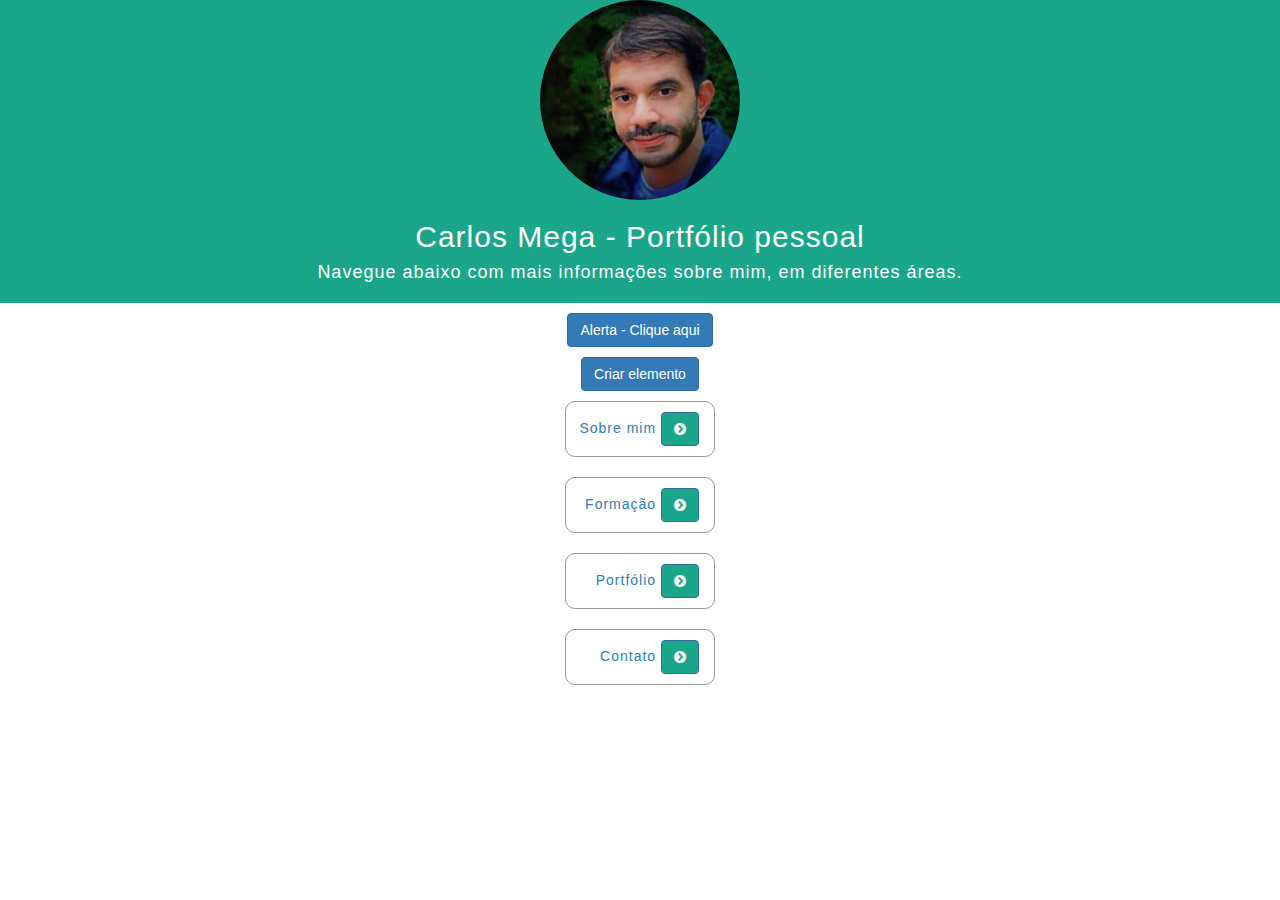
<file: index.html>
<!DOCTYPE html>
<html lang="pt-br">
<head>
    <meta charset="UTF-8">
    <meta http-equiv="X-UA-Compatible" content="IE=edge">
    <meta name="viewport" content="width=device-width, initial-scale=1.0">
    <link rel="stylesheet" href="style.css">
    <link rel="stylesheet" href="https://maxcdn.bootstrapcdn.com/bootstrap/3.3.7/css/bootstrap.min.css"
        integrity="sha384-BVYiiSIFeK1dGmJRAkycuHAHRg32OmUcww7on3RYdg4Va+PmSTsz/K68vbdEjh4u" crossorigin="anonymous">
    <link rel="stylesheet" href="https://cdnjs.cloudflare.com/ajax/libs/font-awesome/4.7.0/css/font-awesome.min.css">

    <title>Carlos Mega - Portfólio pessoal</title>
</head>

<!-- Realizado uma listagem para linkar com as outras páginas solicitadas, utilização de padrão do bootstrap e algumas pequenas alterações de acertos no CSS, alguns inline e outros em arquivo separado.
-->

<body>
    <section id="section1">
        <div id="circleimg">
            <img class="imgcircle" id="imgcircle" src="/images/output-onlinejpgtools.jpg" alt="Who am I">

        </div>
        <h2 class="text-center"> Carlos Mega - Portfólio pessoal</h2>
        <h4 class="mb-0 text-center" style="padding-bottom: 20px;">Navegue abaixo com mais informações sobre mim, em
            diferentes áreas.</h4>
    </section>

    <section id="section2">

        <ul class="list text-center" id='list_options'>
            <button class="btn btn-primary" id="cliqueaqui" style="margin-bottom: 10px;">Alerta - Clique aqui</button>

            <button class="btn btn-primary" id="cliqueaqui" style="margin-bottom: 10px;" onclick="create()">Criar
                elemento</button>

            <li class="list-group" style="left: 250%;"><a href="sobremim.html" class="link2">Sobre mim <button
                        type="button" class="btn btn-primary" id="page1"><i
                            class="fa fa-chevron-circle-right"></i></button></a></li>

            <li class="list-group" style="left: 250%;"><a href="formacao.html" class="link2">Formação <button
                        type="button" class="btn btn-primary" id="page2"><i
                            class="fa fa-chevron-circle-right"></i></button></a></li>

            <li class="list-group" style="left: 250%;"><a href="portfolio.html" class="link2">Portfólio <button
                        type="button" class="btn btn-primary" id="page3"><i
                            class="fa fa-chevron-circle-right"></i></button></a></li>

            <li class="list-group" style="left: 250%;"><a href="contato.html" class="link2">Contato <button
                        type="button" class="btn btn-primary" id="page4"><i
                            class="fa fa-chevron-circle-right"></i></button></a></li>
        </ul>
    </section>

    <script src="script.js"></script>
</body>

</html>
</file>
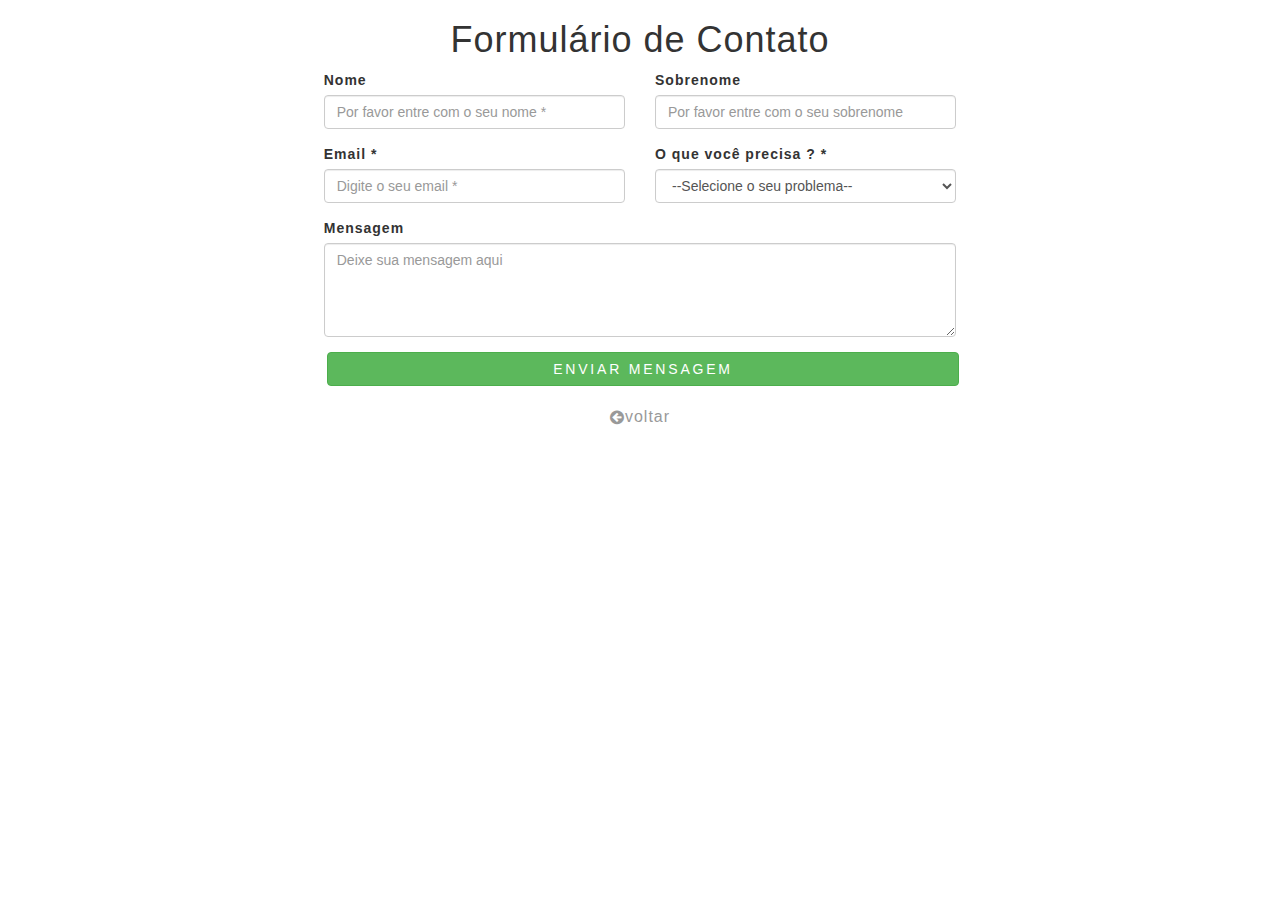
<file: contato.html>
<!DOCTYPE html>
<html lang="pt-br">

<head>
    <meta charset="UTF-8">
    <meta http-equiv="X-UA-Compatible" content="IE=edge">
    <meta name="viewport" content="width=device-width, initial-scale=1.0">
    <link rel="stylesheet" href="style.css">
    <title>Base de Conhecimento - Versão 2</title>
    <!-- bootstrap -->
    <link rel="stylesheet" href="https://maxcdn.bootstrapcdn.com/bootstrap/3.3.7/css/bootstrap.min.css"
        integrity="sha384-BVYiiSIFeK1dGmJRAkycuHAHRg32OmUcww7on3RYdg4Va+PmSTsz/K68vbdEjh4u" crossorigin="anonymous">
    <link rel="stylesheet" href="https://cdnjs.cloudflare.com/ajax/libs/font-awesome/4.7.0/css/font-awesome.min.css">

</head>

<div class="container">
    <div class=" text-center mt-5 ">
        <h1>Formulário de Contato</h1>
    </div>

    <div class="row text-" id="dados_contato">
        <div class="col-lg-7 mx-auto">
            <div class="card mt-2 mx-auto p-4 bg-light">
                <div class="card-body bg-light">

                    <div class="row">
                        <div class="col-md-6">
                            <div class="form-group">
                                <label for="form_name">Nome</label>
                                <input id="form_name" type="text" name="name" class="form-control"
                                    placeholder="Por favor entre com o seu nome *" required="required"
                                    data-error="Nome é obrigatório">

                            </div>
                        </div>
                        <div class="col-md-6">
                            <div class="form-group">
                                <label for="form_lastname">Sobrenome</label>
                                <input id="form_lastname" type="text" name="sobrenome" class="form-control"
                                    placeholder="Por favor entre com o seu sobrenome" required="required"
                                    data-error="Sobrenome é obrigatório.">
                            </div>
                        </div>
                    </div>
                    <div class="row">
                        <div class="col-md-6">
                            <div class="form-group">
                                <label for="form_email">Email *</label>
                                <input id="form_email" type="email" name="email" class="form-control"
                                    placeholder="Digite o seu email *" required="required"
                                    data-error="E-mail válido é necessário.">

                            </div>
                        </div>
                        <div class="col-md-6">
                            <div class="form-group">
                                <label for="form_need">O que você precisa ? *</label>
                                <select id="form_need" name="need" class="form-control" required="required"
                                    data-error="Please specify your need.">
                                    <option value="" selected disabled>--Selecione o seu problema--</option>
                                    <option>Criação de site</option>
                                    <option>Automatizações de testes para web</option>
                                    <option>Desenvolvimento Front-end</option>
                                    <option>Outros</option>
                                </select>

                            </div>
                        </div>
                    </div>
                    <div class="row">
                        <div class="col-md-12">
                            <div class="form-group">
                                <label for="form_message">Mensagem</label>
                                <textarea id="form_message" name="message" class="form-control"
                                    placeholder="Deixe sua mensagem aqui" rows="4" required="required"
                                    data-error="Por favor, deixe a sua mensage."></textarea>
                            </div>

                        </div>


                        <div class="col-md-12">

                            <input type="submit" class="btn btn-success btn-send  pt-2 btn-block
                        " value="Enviar Mensagem">
                        </div>

                       
                
                    </div>
                    <a id='btn_voltarC' name='btn_voltarC' href="index.html"><i
                        class="fa fa-arrow-circle-left" id="icovoltar"></i> voltar</a>

                </div>
                </form>
            </div>
        </div>

    </div>

</div>

</div>
</div>
</file>
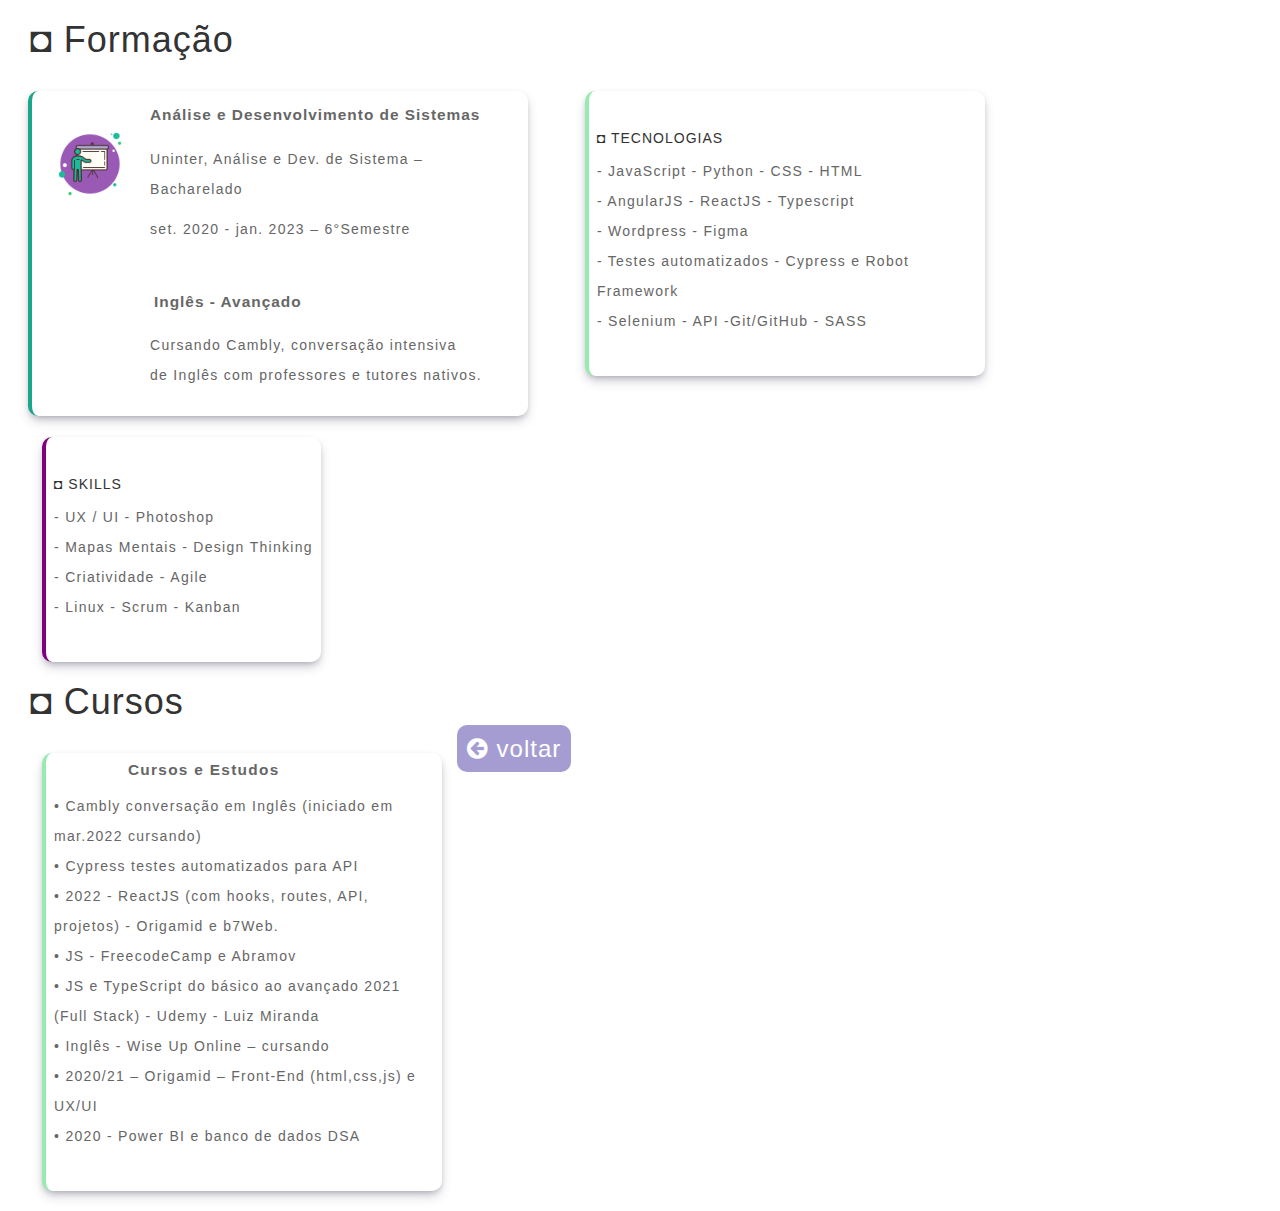
<file: formacao.html>
<!DOCTYPE html>
<html lang="pt-br">
<head>
    <meta charset="UTF-8">
    <meta http-equiv="X-UA-Compatible" content="IE=edge">
    <meta name="viewport" content="width=device-width, initial-scale=1.0">
    <link rel="stylesheet" href="style.css">
    <title>Formação</title>
    <!-- bootstrap -->
    <link rel="stylesheet" href="https://maxcdn.bootstrapcdn.com/bootstrap/3.3.7/css/bootstrap.min.css" integrity="sha384-BVYiiSIFeK1dGmJRAkycuHAHRg32OmUcww7on3RYdg4Va+PmSTsz/K68vbdEjh4u" crossorigin="anonymous">
    <link rel="stylesheet" href="https://cdnjs.cloudflare.com/ajax/libs/font-awesome/4.7.0/css/font-awesome.min.css">

</head>
<body>
    <section>
            <section>
                <h1 style="margin-left: 30px;">◘ Formação</h1>
                <div class="card" id="nfintro2">
                    <img class="card-img-top"  id="nfimgcard" src="/images/treinamento4.png" alt="Card image cap">
                    <div class="card-body" style="margin-top: -1em;">
                    <h5 class="card-titleintro" style="display: table-cell;">Análise e Desenvolvimento de Sistemas</h5>
                    <br/>
                        <p class="card-text2">Uninter, Análise e Dev. de Sistema – Bacharelado </p>

                        <p class="card-text2">set. 2020 - jan. 2023 – 6°Semestre</p>

                        <br/>
                        <br/>
                        <h5 class="card-titleintro" style="display: table-cell;    padding-left: 114px;">Inglês - Avançado</h5>
                        <br/>
                        <p class="card-text2" style="margin-left: 110px;">Cursando Cambly, conversação intensiva<br/> de Inglês com professores e tutores nativos.</p>
                    </div>
                    
                </div>  
                <div class="card" style="border-left: 4px solid #97EBAF" id="nf2">
                    <h5>◘ TECNOLOGIAS</h5>
                      <p class="card-text2">- JavaScript - Python  - CSS - HTML <br/>
                        - AngularJS - ReactJS - Typescript <br/>- Wordpress - Figma <br/>- Testes automatizados - Cypress e Robot Framework <br/> - Selenium - API -Git/GitHub - SASS</p>
                    </div>
                </div>

                <div class="card" style="border-left: 4px solid purple;" id="nf2">
                    <h5>◘ SKILLS</h5>
                    <p class="card-text2">- UX / UI - Photoshop <br/>
                        - Mapas Mentais - Design Thinking <br/>  
                        - Criatividade - Agile<br/>
                        - Linux - Scrum - Kanban</p>
                  </div>
              </div>
            </section>

            <h1 style="margin-left: 30px;">◘ Cursos</h1>
            <div class="card" style="border-left: 4px solid #97EBAF" id="nf4">
                <div class="card-body" style="margin-top: -1em;">
                  <p class="card-titleintro">Cursos e Estudos</p>
                  <p class="card-text2">• Cambly conversação em Inglês (iniciado em mar.2022 cursando)
                   <br/> • Cypress testes automatizados para API
                   <br/>  • 2022 - ReactJS (com hooks, routes, API, projetos) - Origamid e b7Web.
                   <br/>  • JS - FreecodeCamp e Abramov
                   <br/>  • JS e TypeScript do básico ao avançado 2021 (Full Stack)  - Udemy - Luiz Miranda
                   <br/>  • Inglês - Wise Up Online – cursando
                   <br/>  • 2020/21 – Origamid – Front-End (html,css,js) e UX/UI
                   <br/>  • 2020 - Power BI e banco de dados DSA
                    </p>
                </div>

                
            </div>

            <a id='btn_voltar0' name='btn_voltar0' href="index.html"><i
                class="fa fa-arrow-circle-left"></i> voltar</a>
            <br/>
            <br/>
    </section>
</body>
</file>
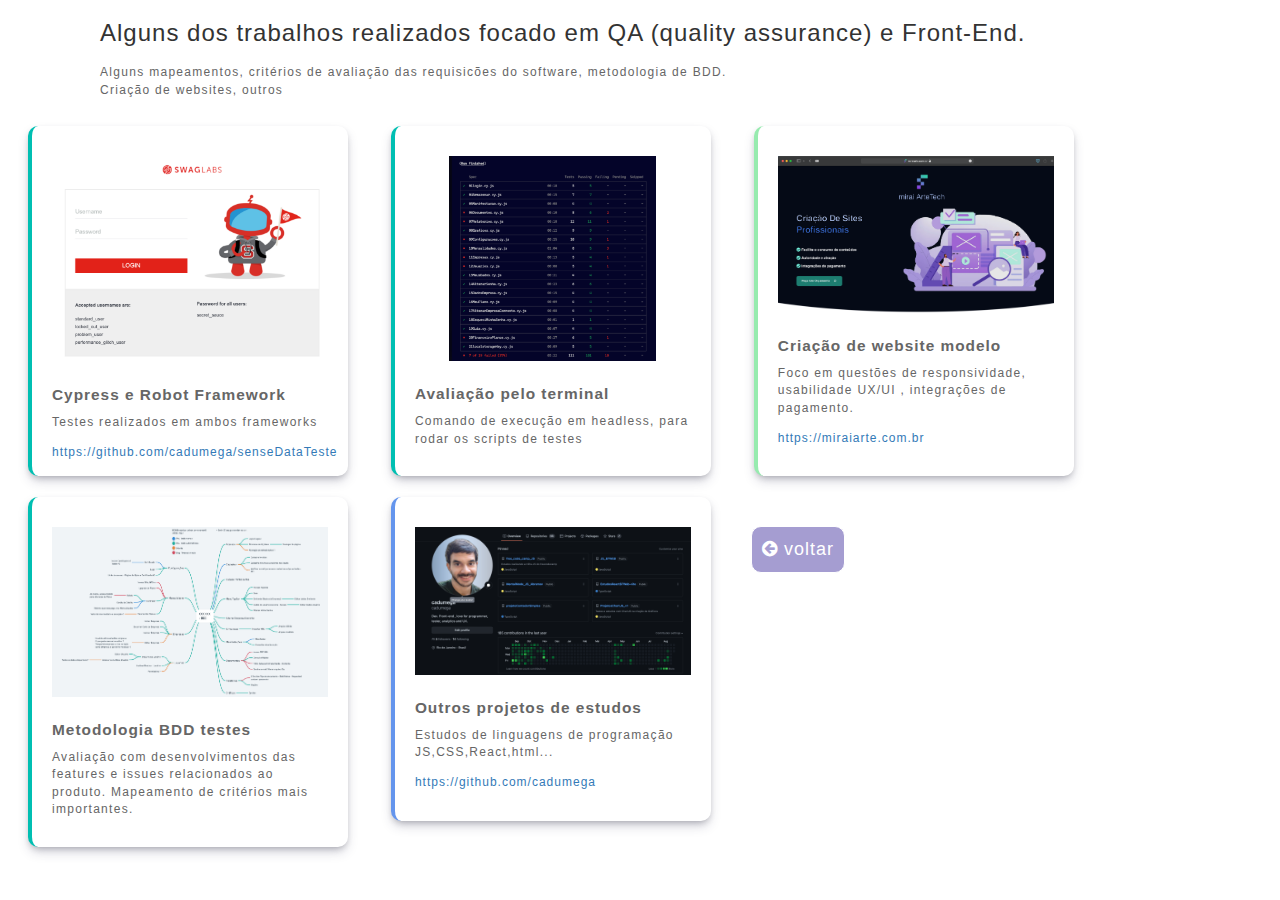
<file: portfolio.html>
<!DOCTYPE html>
<html lang="pt-br">
<head>
    <meta charset="UTF-8">
    <meta http-equiv="X-UA-Compatible" content="IE=edge">
    <meta name="viewport" content="width=device-width, initial-scale=1.0">
    <link rel="stylesheet" href="style.css">
    <title>Base de Conhecimento - Versão 2</title>
    <!-- bootstrap -->
    <link rel="stylesheet" href="https://maxcdn.bootstrapcdn.com/bootstrap/3.3.7/css/bootstrap.min.css" integrity="sha384-BVYiiSIFeK1dGmJRAkycuHAHRg32OmUcww7on3RYdg4Va+PmSTsz/K68vbdEjh4u" crossorigin="anonymous">
    <link rel="stylesheet" href="https://cdnjs.cloudflare.com/ajax/libs/font-awesome/4.7.0/css/font-awesome.min.css">

</head>
<body>
    <!-- Responsividade nos cards ; uso de bootstrap e CSS; alguams tags específicas de HTML - -->
<section>
    <h3 style="margin-left: 100px;">Alguns dos trabalhos realizados focado em QA (quality assurance) e Front-End. </h3>
    <header>
        <p class="text1" style="margin-top: -1em; margin-bottom: -2em;">Alguns mapeamentos, critérios de avaliação das requisicões do software, metodologia de BDD.<br> Criação de websites, outros</p> 
    </header>
    <section>
        <div class="card" style="border-left: 4px solid #00BFB2;vertical-align:top;" id="nf">
            <img class="card-img-top"  id="nfimg" src="/images/tests.png" alt="Card image cap">
            <div class="card-body" >
              <h5 class="card-title">Cypress e Robot Framework </h5>
              <p class="card-text">Testes realizados em ambos frameworks</p>
                <a href="https://github.com/cadumega/senseDataTeste" style="font-size: 12px;" target="_blank">https://github.com/cadumega/senseDataTeste</a>

            </div>
            <div>              
            </div>
          </div>

          <div class="card"  style="border-left: 4px solid #00BFB2;vertical-align:top;" id="nf">
            <img class="card-img-top"  id="nfimgx" src="/images/tests2.png" alt="Card image cap">
            <div class="card-body">
              <h5 class="card-title">Avaliação pelo terminal</h5>
              <p class="card-text">Comando de execução em headless, para rodar os scripts de testes</p>
            </div>
          </div>

          <div class="card"  style="border-left: 4px solid #97EBAF;vertical-align:top;" id="nf">
            <img class="card-img-top"  id="nfimg" src="/images/miraiproject.png" alt="Card image cap">
            <div class="card-body">
              <h5 class="card-title">Criação de website modelo</h5>
              <p class="card-text">Foco em questões de responsividade, usabilidade UX/UI , integrações de pagamento.</p>
              <a href="https://miraiarte.com.br" target="_blank" style="font-size: 12px;">https://miraiarte.com.br</a>
            </div>
          </div>
          <div class="card" style="border-left: 4px solid #00BFB2;vertical-align:top;" id="nf">
            <img class="card-img-top"  id="nfimg" src="/images/map1.png" alt="Card image cap">
            <div class="card-body">
              <h5 class="card-title">Metodologia BDD testes</h5>
              <p class="card-text">Avaliação com desenvolvimentos das features e issues relacionados ao produto.
                Mapeamento de critérios mais importantes.</p>
            </div>
          </div>
          <div class="card" style="border-left: 4px solid #6495ED;vertical-align:top;" id="nf">
            <img class="card-img-top"  id="nfimg" src="/images/git.png" alt="Card image cap">
            <div class="card-body">
              <h5 class="card-title">Outros projetos de estudos</h5>
              <p class="card-text">Estudos de linguagens de programação JS,CSS,React,html...</p>
              <a href="https://github.com/cadumega" target="_blank" style="font-size: 12px;">https://github.com/cadumega</a>
            </div>
          </div>

          <a id='btn_voltar0' name='btn_voltar0' href="index.html"style="    position: fixed;
          margin-left: 30px;
          font-size: 18px;
          border: 1px solid;
          padding: 10px;
          margin-top: 50px;
          border-radius: 10px;"><i
            class="fa fa-arrow-circle-left" id="icovoltar" ></i> voltar</a>


          </div>
    </section>
    
</body>
</html>
</file>
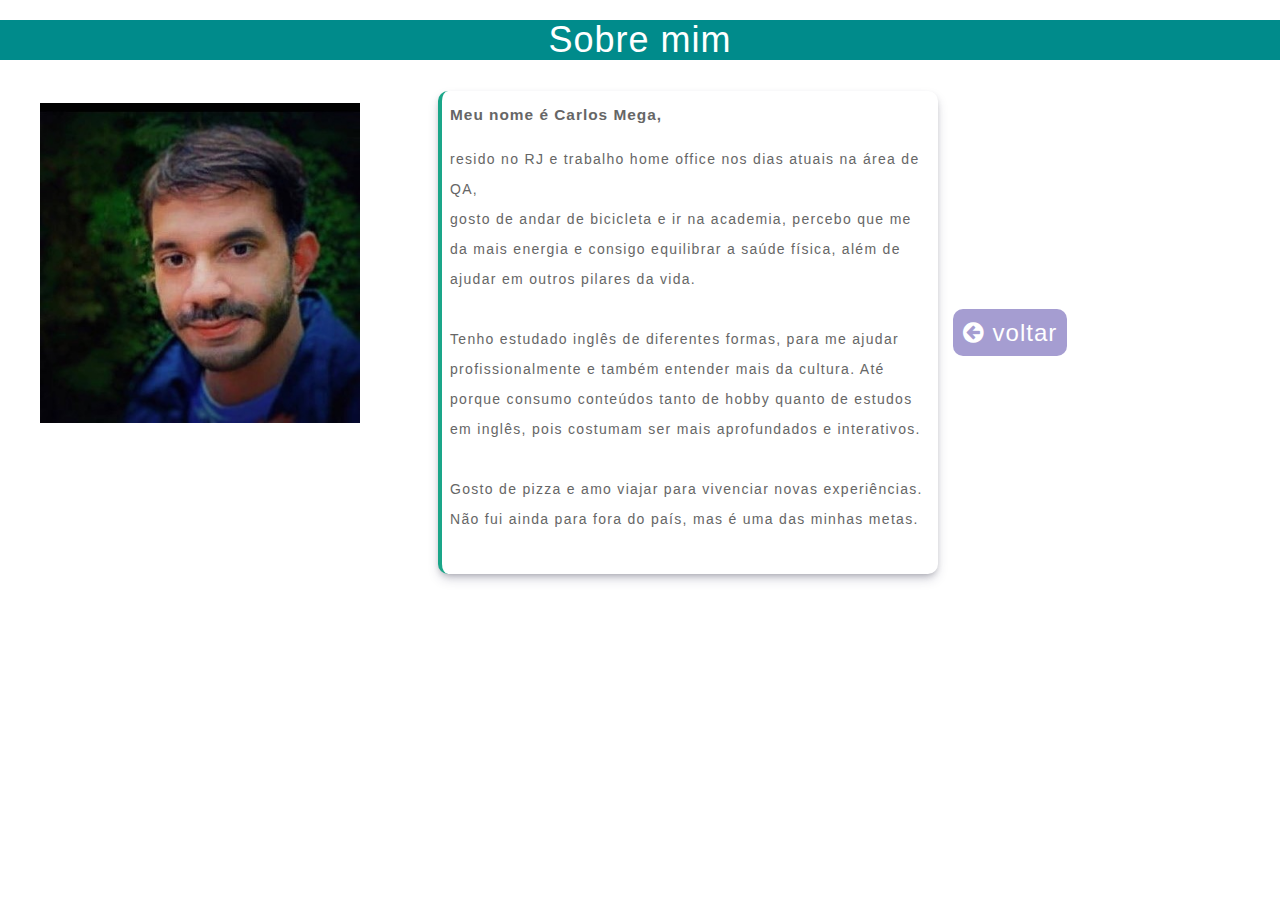
<file: sobremim.html>
<!DOCTYPE html>
<html lang="pt-br">
<head>
    <meta charset="UTF-8">
    <meta http-equiv="X-UA-Compatible" content="IE=edge">
    <meta name="viewport" content="width=device-width, initial-scale=1.0">
    <link rel="stylesheet" href="style.css">
    <title>Base de Conhecimento - Versão 2</title>
    <!-- bootstrap -->
    <link rel="stylesheet" href="https://maxcdn.bootstrapcdn.com/bootstrap/3.3.7/css/bootstrap.min.css" integrity="sha384-BVYiiSIFeK1dGmJRAkycuHAHRg32OmUcww7on3RYdg4Va+PmSTsz/K68vbdEjh4u" crossorigin="anonymous">
    <link rel="stylesheet" href="https://cdnjs.cloudflare.com/ajax/libs/font-awesome/4.7.0/css/font-awesome.min.css">

</head>
<body>
    <!-- Card de explicação, uso de bootstrap e CSS -->
    <section>
 

    <h1 class="text-center" style="background-color:darkcyan; color: white;">Sobre mim</h1>

            <section>
                <div class="card" id="nfsobremim">
                    <div class="card-body" style="margin-top: -1em;">
                    <h5 class="card-titleintro" style="display: table-cell;">Meu nome é Carlos Mega,</h5>
                    <br/>
                        <p class="card-text2">resido no RJ e trabalho home office nos dias atuais na área de QA, <br/> gosto de andar de bicicleta e ir na academia, percebo que me da mais energia e consigo equilibrar a saúde física, além de ajudar em outros pilares da vida.
                            
                        <br><br>Tenho estudado inglês de diferentes formas, para me ajudar profissionalmente e também entender mais da cultura. Até porque consumo conteúdos tanto de hobby quanto de estudos em inglês, pois costumam ser mais aprofundados e interativos.
                        <br><br>
                    Gosto de pizza e amo viajar para vivenciar novas experiências. Não fui ainda para fora do país, mas é uma das minhas metas.
                </p>

                    </div>
                    </div>
                    <a id='btn_voltar0' name='btn_voltar0' href="index.html"><i
                        class="fa fa-arrow-circle-left" style="margin-top: 250px;"></i> voltar</a>

                    <img class="card-img-top"  id="nfimgcard" src="/images/output-onlinejpgtools.jpg" alt="Card image cap">
                </div>    
            </section>
    </section>
</body>
</file>
<file: style.css>
* {
    text-decoration-line: none;
    text-decoration: none;
}

body {
    font-family: sans-serif, Arial, Helvetica;
    letter-spacing: 1px;
}

main {
    text-align: left;
    font-size: 24px;
    margin-left: 100px;
    margin-top: 100px;
    display: inline-block;
    padding-left: 10px;
}

header {
    text-align: left;
    font-size: 24px;
    margin-left: 100px;
    margin-top: 30px;
    margin-bottom: 30px;
}

p {
    font-size: 12px;
    text-align: left;
    letter-spacing: 1.3px;
    color: #666;
}

section {
    margin: auto;
}

.text1 {
    font-size: 12px;
}

.text2 {
    font-size: 14px;
    margin-top: 0.5em;
    padding-top: 10px;
    text-align-last: center;
    color: #666;
}

.picture {
    display: block;
    margin-left: auto;
    margin-right: auto;
    width: 70%;
}

form {
    display: flex;
    -webkit-box-align: center;
    align-items: center;
    -webkit-box-pack: center;
    justify-content: center;
    flex-direction: column;
    text-align: -webkit-center;
    margin: 0px;
    width: 70%;
    height: 152px;
    border: 0.5px dashed rgb(193, 199, 220);
    box-shadow: rgb(0 0 0 / 12%) 0px 48px 48px;
    border-radius: 1rem;
    cursor: pointer;
    background: rgb(255, 255, 255);
}

#container {
    margin-left: 3em;
    margin-top: 0.2em;
}

#container>div {
    width: 10em;
    height: 10em;
    padding: 10px;
    display: inline-block;
    vertical-align: top;
    border: 1px solid #ccc;
    border-radius: 6px;
    margin-right: 0.5em;

    /* IE fix. */
    *display: inline;
    zoom: 1;
}

#container:after {
    content: "";
    width: 100%;
    display: inline-block;
}

/* CSS projetoCards */

#nf {
    margin-left: 2em;
    margin-top: 1.5em;
    display: inline-block;
    padding: 30px 20px;
    max-width: 320px;
    max-height: 350px;
    border-radius: 10px;
    background-color: white;
    box-shadow: rgba(50, 50, 93, 0.25) 0px 6px 12px -2px, rgba(0, 0, 0, 0.3) 0px 3px 7px -3px;
}

#nf2 {
    margin-left: 3em;
    vertical-align: top;
    margin-top: 1.5em;
    padding-bottom: 2.5em;
    display: inline-block;
    padding: 30px 8px;
    max-width: 400px;
    max-height: 285px;
    border-radius: 10px;
    background-color: white;
    box-shadow: rgba(50, 50, 93, 0.25) 0px 6px 12px -2px, rgba(0, 0, 0, 0.3) 0px 3px 7px -3px;
}

#nf3 {
    margin-left: 3em;
    margin-top: 1.5em;
    display: inline-block;
    padding: 30px 8px;
    max-width: 400px;
    max-height: 140px;
    border-radius: 10px;
    background-color: white;
    box-shadow: rgba(50, 50, 93, 0.25) 0px 6px 12px -2px, rgba(0, 0, 0, 0.3) 0px 3px 7px -3px;
}

#nf4 {
    margin-left: 3em;
    vertical-align: top;
    margin-top: 1.5em;
    padding-bottom: 2.5em;
    display: inline-block;
    padding: 30px 8px;
    max-width: 400px;
    max-height: 585px;
    border-radius: 10px;
    background-color: white;
    box-shadow: rgba(50, 50, 93, 0.25) 0px 6px 12px -2px, rgba(0, 0, 0, 0.3) 0px 3px 7px -3px;
}

#nfintro1 {
    margin-left: 3em;
    margin-top: 1.5em;
    display: inline-block;
    padding: 30px 8px;
    max-width: 400px;
    max-height: 125px;
    border-radius: 10px;
    background-color: white;
    box-shadow: rgba(50, 50, 93, 0.25) 0px 6px 12px -2px, rgba(0, 0, 0, 0.3) 0px 3px 7px -3px;
    border-left: 4px solid #1AA689
}

#nfintro2 {
    margin-left: 2em;
    margin-top: 1.5em;
    display: inline-block;
    padding: 30px 8px;
    max-width: 800px;
    width: 500px;
    max-height: 325px;
    border-radius: 10px;
    background-color: white;
    box-shadow: rgba(50, 50, 93, 0.25) 0px 6px 12px -2px, rgba(0, 0, 0, 0.3) 0px 3px 7px -3px;
    border-left: 4px solid #1AA689
}


#nfsobremim {
    margin-left: 2em;
    margin-top: 1.5em;
    display: inline-block;
    padding: 30px 8px;
    max-width: 800px;
    width: 500px;
    max-height: 525px;
    border-radius: 10px;
    background-color: white;
    box-shadow: rgba(50, 50, 93, 0.25) 0px 6px 12px -2px, rgba(0, 0, 0, 0.3) 0px 3px 7px -3px;
    border-left: 4px solid #1AA689
}

#nfintro3 {
    margin-left: 7em;
    margin-top: 1.5em;
    display: inline-block;
    padding: 30px 8px;
    max-width: 420px;
    max-height: 140px;
    border-radius: 10px;
    background-color: white;
    box-shadow: rgba(50, 50, 93, 0.25) 0px 6px 12px -2px, rgba(0, 0, 0, 0.3) 0px 3px 7px -3px;
    border-left: 4px solid #1AA689
}

#nfimg5 {
    transform: scale(0.6);
    float: left;
    margin-top: -1em;
    margin-left: 1em;
}


#nfimg {
    padding-bottom: 10px;
    margin: auto;
    display: block;
    width: 100%;
    height: 100%;
}

#nfimgx {
    padding-bottom: 10px;
    margin: auto;
    display: block;
    width: 75%;
    height: 50%;
}

.card-text2 {
    font-size: 14px;
    line-height: 30px;
}
#nfimgphoto {
    transform: scale(0.2);
}

#nfimgcard {
    transform: scale(0.8);
    float: left;
    margin-top: -0.5em;
    margin-right: 10px;
}

#nfimgnotas {
    transform: scale(0.8);
    float: left;
    margin-top: -0.5em;
    margin-right: 10px;
}

#nfimgmanifesta {
    transform: scale(0.6);
    float: left;
    margin-top: -0.8em;
    margin-left: -15px;
    margin-right: -5px;
}

#nfimgtreina {
    transform: scale(0.7);
    float: left;
    margin-top: -0.8em;
    margin-left: -15px;
    margin-right: -10px;
}


#btn_bcplay {
    background-color: #A59DD1;
    border: 1px solid #A59DD1;
    float: right;
    border-radius: 50%;
    width: 35px;
    height: 35px;
    margin-right: 10px;
}

#btn_bcread {
    background-color: #A59DD1;
    border: 1px solid #A59DD1;
    float: right;
    border-radius: 50%;
    width: 35px;
    height: 35px;
}

#nfimgplay,
#nfimgtext {
    transform: scale(0.4);
    float: left;
    margin-top: -1em;
    margin-left: -1.6em;
    padding-left: 4px;
}

#btn_closeguia {
    background-color: #A59DD1;
    border: 1px solid #A59DD1;
    letter-spacing: 1px;
    border-radius: 8px;
    margin-top: 1.5em;
    margin-bottom: -3em;
    width: 150px;
    height: 30px;
    margin-left: 17em;
    padding-bottom: 22px;
}

#nfpurple {
    border-left: 4px solid #A59DD1;
    margin-left: 7em;
    margin-top: 1.5em;
    display: inline-block;
    padding: 30px 8px;
    max-width: 400px;
    max-height: 125px;
    border-radius: 10px;
    background-color: white;
    box-shadow: rgba(50, 50, 93, 0.25) 0px 6px 12px -2px, rgba(0, 0, 0, 0.3) 0px 3px 7px -3px;
}

#nfgreen1,#nfgreen2,#nfgreen3 {
    border-left: 4px solid #1AA689
}

#btn_nextcertificado,#btn_verificarnotas,#btn_nextmanifestacao {
    background-color: #1AA689; 
    border: 1px solid #1AA689; 
    float: right;
}

#icon_rocket {
    background-color: #1AA689; 
    color: white; 
    border: 1px solid #1AA689; 
    border-radius: 50%;
    transform: scale(1.5);
    width: 35px;
    height: 35px;
    padding-left: 4px;
    padding-top: 4px;
    margin-right: 10px;
    margin-left: -65px;
}

#rocketgray {
    color: #666;
    transform: scale(1.2);
}



#nfimg2 {
    transform: scale(0.6);
    float: left;
    margin-top: -1em;
    margin-left: -1.6em;
}


.card-title {
    font-size: 1.1em;
    font-weight: 600;
    color: #666;
    margin-top: 1em;
}

.card-title2 {
    font-size: 0.9em;
    font-weight: 600;
    color: #666;
    margin-top: -1.5em;
    margin-left: 5.8em;
}

.card-titleintro {
    font-size: 1.1em;
    font-weight: 600;
    color: #666;
    margin-top: -1.5em;
    margin-left: 4.8em;
}

.btn btn-primary {
    background-color: #0069D9;
}



/* #845396 #6D3382 #76C2A7 #4D8673    /   #01609f */

/* Reset padrão */
* {
    margin:  0;
    padding: 0;
    box-sizing: border-box;
  }

.alertMsg,.msgLink,.textAc,h1,h2,.titleFAQ,.subTitleFAQ,.faqDuvida,.textResposta { 
    font-family: "open sans", "Helvetica Neue", Helvetica, Arial, sans-serif;
    color: #676a6c;
    letter-spacing: 1px;
  }

 .titleIndicacao {
    color: #845396
 } 

.sec1 {
    text-align: center;
    width: auto;
    padding-top: 30px;
    padding-bottom: 10px;
}

#textAr{
    font-size: max(40px,2vw);       /*  max pega o maior valor entre os dois */
    /* font-size: 3vw;         viewport unit vw (width) 5%  */
    text-align: center;
    margin-top: 100px;
    margin-bottom: 20px;
}

.msgLink{
    text-align: center;
}

.alertMsg {
    text-align: center;
}


.urlLink {
    width: min(60%,60vw);  /* Acertar largura do input em tela */
    margin: 20px;
    border: 1px solid #999;
    border-radius: 5px;
    font-size: 20px;
    padding: 18px 15px 18px 25px;
    border-radius: 10px;
    border-color: #76C2A7;
    border-width: 3px;
  }
  
.urlLink {
    outline:none;
   }

.btnCopy {
    position: absolute;
    margin:  -100px;
    margin-top: 45px;
    border: none;
    color: #4D8673;
    font-size: 14px;
    background-color: white;
    font-size: 16px;
    font-weight: bold;
    letter-spacing: 1px;
}

/* SECTION 2 ! */
.container2 {
    text-align: left;
}

.sec2 {
    width: 500px;
    box-shadow: 0px 6px 16px rgb(0 0 0 / 12%);
    border-radius: 12px;
    padding: 24px;
    margin-left: 25vw;
    margin: 0 auto;
}


.btnInf {
    margin: 20px 20px 10px 40px;
    padding: 15px;
    font-size: 18px;
    width: 80%;
    background-color: white;
    border-radius: 10px;
    font-weight: lighter;
    text-align: center;
    letter-spacing: 1px;
}

.alertMsg {
    font-size: 16px;
}

.textAr2 {
    font-size: 24px ;
    line-height: 22px;
    font-weight: 800;
    margin-bottom: 20px;
    width: auto;
}

.textAc {
    
    font-size: 20px;
    width: min(70%,70vw);
    width: auto;
    margin-top: 10px;
    padding-top: 10px;
}

.nuberFin {
    float: right;
    width: auto;
    font-size: 18px;
    line-height: 24px;
    font-weight: 800;
    color: rgb(34, 34, 34);
    float: right;
}

.waveTop {
    display: inline-block;
    position: absolute;
    top: 0;
    left: 0;
  }


.containerWave {
    display: inline-block;
    position: relative;
    width: 100%;
    padding-bottom: 100%;
    vertical-align: middle;
    overflow: hidden;
  }

details > summary {
    list-style: none;
  }
details > summary::-webkit-details-marker {
    display: none;
  }

.line {
    border-bottom-width: var(--border-rule-border-width, 1px) !important;
    border-bottom-color: var(--color-divider, #EBEBEB) !important;
    border-bottom-style: solid !important;
    margin-top: 40px;
    margin-bottom: 40px;
  }

.containerINF {
    margin: 10px 0px 0px 40px;
}

.containerFAQ {
    margin: 10px 0px 0px 40px;
}

.titleFAQ {
    text-align: left;
    padding: 10px;
    margin: 10px;
    color: #845396;
  }

.subTitleFAQ {
    text-align: left;
    padding: 10px;
    margin: 10px;
    font-size: 20px;
    font-weight: 400;
    letter-spacing: 1px;
    line-height: 25px;
}

.faqDuvida {
    display: flex;
    font-size: 24px;
    padding: 20px;
}

.textResposta {
    font-size: 20px;
    margin: 0px 0px 0px 40px;
    line-height: 22px;
    font-weight: 600;
}

.containerPosition {
    display: flex;
    justify-content: center;
}

.containers-ab {
    width: 70vh;
}

.footerSVN {
    margin: 100px;
    text-align: center;
}



/* styling text input field */
#inputText {
    padding: 6px 7px;
    font-size: 15px;
  }
  
  /* styling button */
  #copyText {
    padding: 6px 11px;
    font-size: 15px;
    font-weight: bold;
    background-color: #121212;
    color: #efefef;
  }

#page1,#page2,#page3,#page4 {
    background-color: #1AA689;
  }

  #btn_voltar0 {
    background-color:#A59DD1;
    font-size: 24px;
    padding-left: 20px;
    cursor: pointer;
    text-decoration-line: none;
    vertical-align: top;
    border: #F2f2f2;
    padding: 10px;
    color: white;
    text-decoration: none;
    border-radius: 10px;
    
}

#btn_voltarC {
    font-size: 16px;
    padding-left: 20px;
    cursor: pointer;
    text-decoration-line: none;
    vertical-align: top;
    border: #F2f2f2;
    padding: 20px;
    color: #999;
    text-decoration: none;
    justify-content: center;
    display: flex;
    align-items: center;
   
}

#icovoltar {

}


/* Contato */
body {
    font-family: 'Lato', sans-serif;
}

h1 {
    margin-bottom: 40px;
}

label {
    color: #333;
}

.btn-send {
    font-weight: 300;
    text-transform: uppercase;
    letter-spacing: 0.2em;
    width: 80%;
    margin-left: 3px;
    }
.help-block.with-errors {
    color: #ff5050;
    margin-top: 5px;

}

.card{
	margin-left: 10px;
	margin-right: 10px;
}


#list_options {
    width: 150px;
    list-style-type: none;
    justify-content: center;
    margin: 0 auto;
 
}

.list-group {
    text-align-last: right;
    border-radius: 10px;
    padding:10px 15px;
    border: 1px solid #999;
    align-content: center;
}

#dados_contato {
    justify-content: center;
    /* margin: 0 auto; */
    display: flex;
}

#imgcircle{
    border-radius: 50%;
    width: 200px;

}

#circleimg {
    display: flex;
    justify-content: center;
}

#section1{
    background-color: #1AA689;
    color: white;
}
</file>
